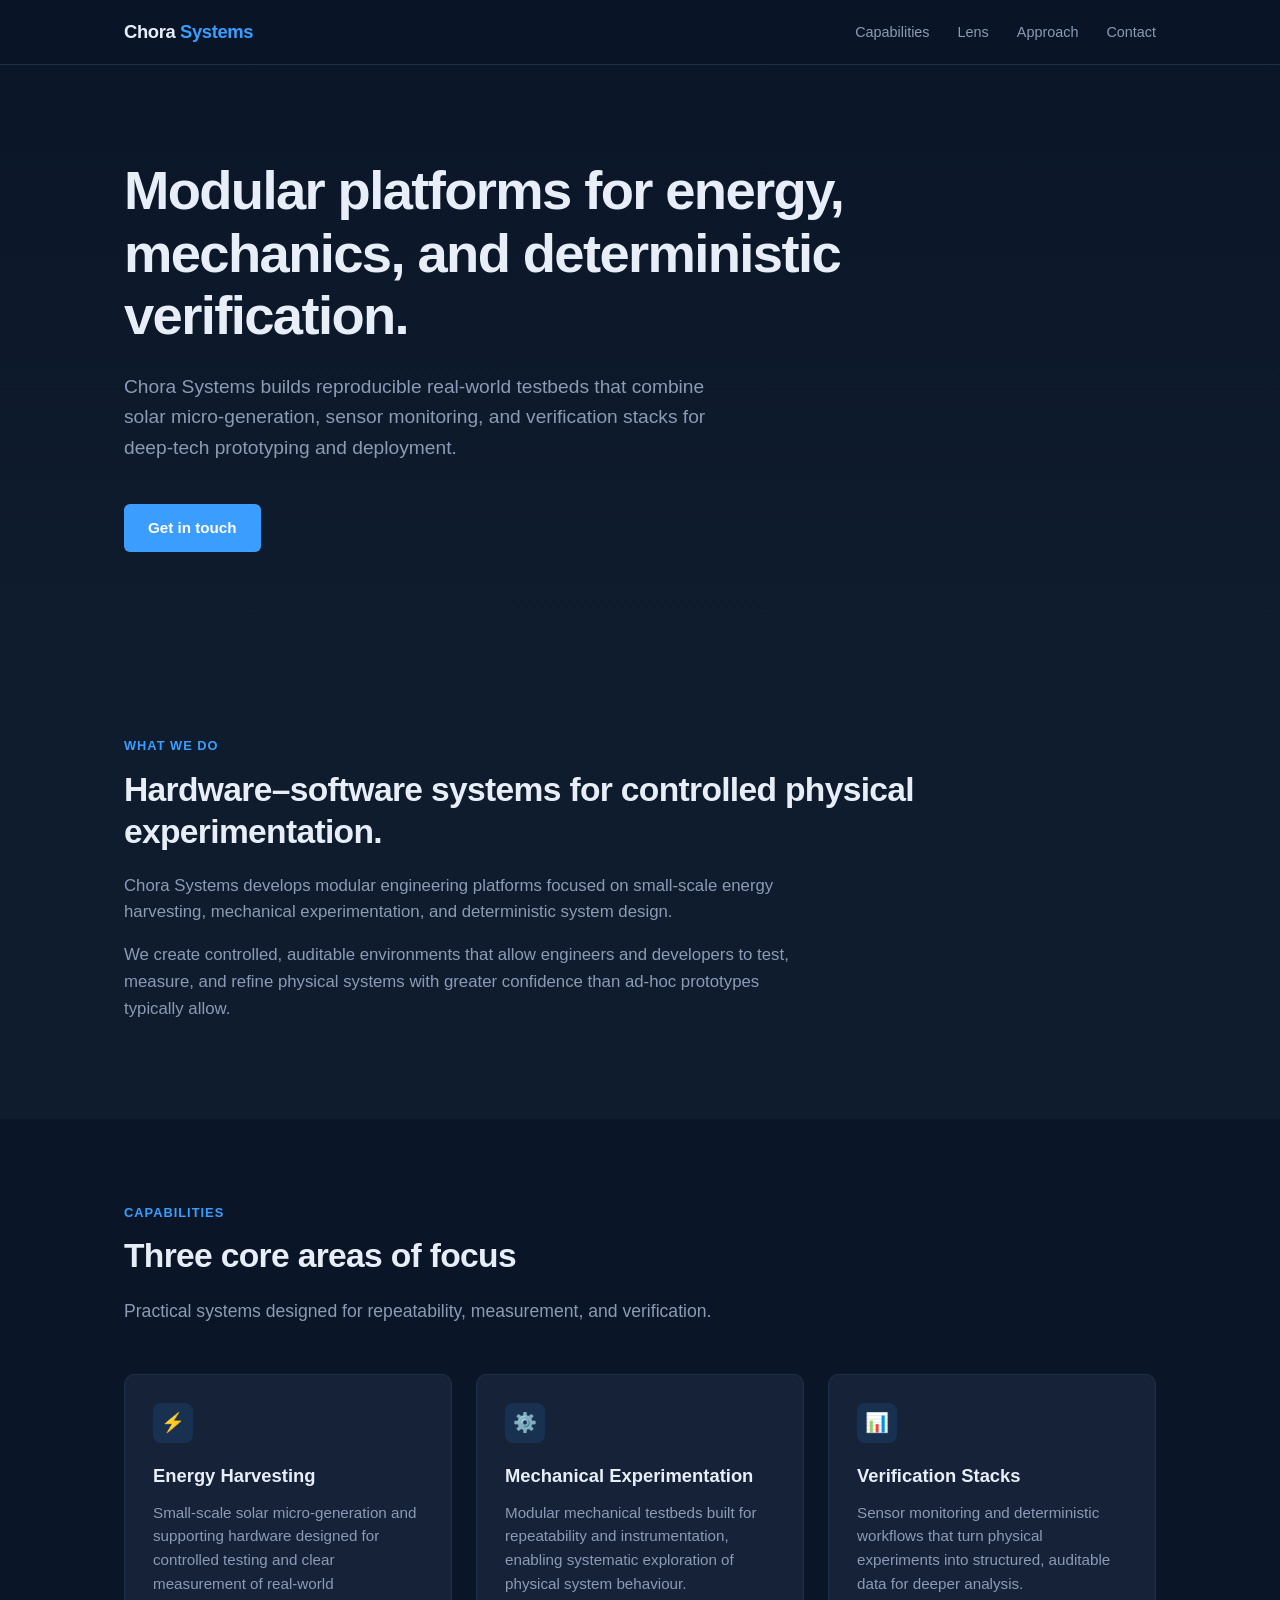
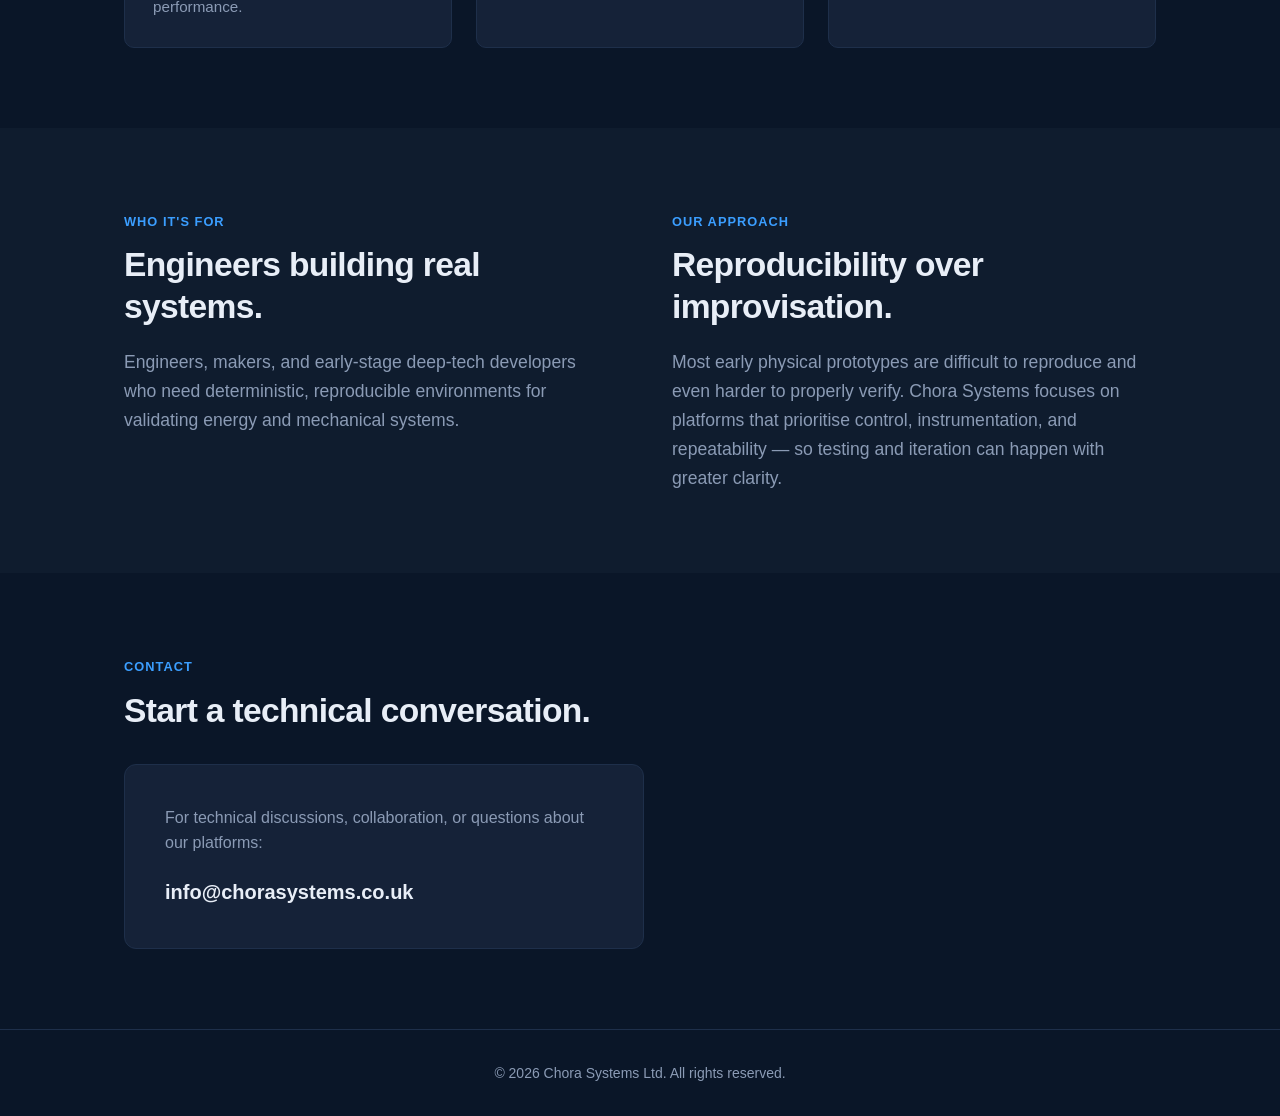
<file: index.html>
<!DOCTYPE html>
<html lang="en">
<head>
  <meta charset="UTF-8" />
  <meta name="viewport" content="width=device-width, initial-scale=1.0" />
  <title>Chora Systems | Modular Hardware–Software Engineering Platforms</title>
  <meta name="description" content="Chora Systems builds modular hardware–software platforms for small-scale energy harvesting, mechanical experimentation, and deterministic system design." />
  <meta name="theme-color" content="#0a1628" />
  <link rel="stylesheet" href="assets/styles.css" />
</head>
<body>

  <!-- Navigation -->
  <nav>
    <div class="container nav-inner">
      <a href="index.html" class="logo">Chora <span>Systems</span></a>
      <ul class="nav-links">
        <li><a href="#capabilities">Capabilities</a></li>
        <li><a href="lens.html">Lens</a></li>
        <li><a href="#approach">Approach</a></li>
        <li><a href="#contact">Contact</a></li>
      </ul>
    </div>
  </nav>

  <!-- Hero -->
  <header class="hero">
    <div class="container">
      <h1>Modular platforms for energy, mechanics, and deterministic verification.</h1>
      <p class="subhead">
        Chora Systems builds reproducible real-world testbeds that combine solar micro-generation, sensor monitoring, and verification stacks for deep-tech prototyping and deployment.
      </p>
      <a href="#contact" class="hero-cta">Get in touch</a>
    </div>
  </header>

  <!-- What We Do -->
  <section class="what-we-do" id="about">
    <div class="container">
      <div class="section-label">What we do</div>
      <h2>Hardware–software systems for controlled physical experimentation.</h2>
      <p>
        Chora Systems develops modular engineering platforms focused on small-scale energy harvesting, mechanical experimentation, and deterministic system design.
      </p>
      <p>
        We create controlled, auditable environments that allow engineers and developers to test, measure, and refine physical systems with greater confidence than ad-hoc prototypes typically allow.
      </p>
    </div>
  </section>

  <!-- Capabilities -->
  <section id="capabilities">
    <div class="container">
      <div class="section-label">Capabilities</div>
      <h2>Three core areas of focus</h2>
      <p class="lead">Practical systems designed for repeatability, measurement, and verification.</p>

      <div class="capabilities-grid">
        <div class="card">
          <div class="card-icon">⚡</div>
          <h3>Energy Harvesting</h3>
          <p>Small-scale solar micro-generation and supporting hardware designed for controlled testing and clear measurement of real-world performance.</p>
        </div>
        <div class="card">
          <div class="card-icon">⚙️</div>
          <h3>Mechanical Experimentation</h3>
          <p>Modular mechanical testbeds built for repeatability and instrumentation, enabling systematic exploration of physical system behaviour.</p>
        </div>
        <div class="card">
          <div class="card-icon">📊</div>
          <h3>Verification Stacks</h3>
          <p>Sensor monitoring and deterministic workflows that turn physical experiments into structured, auditable data for deeper analysis.</p>
        </div>
      </div>
    </div>
  </section>

  <!-- Who + Approach -->
  <section class="approach" id="approach">
    <div class="container two-col">
      <div>
        <div class="section-label">Who it's for</div>
        <h2>Engineers building real systems.</h2>
        <p class="lead" style="margin-top: 12px;">
          Engineers, makers, and early-stage deep-tech developers who need deterministic, reproducible environments for validating energy and mechanical systems.
        </p>
      </div>
      <div>
        <div class="section-label">Our approach</div>
        <h2>Reproducibility over improvisation.</h2>
        <p class="lead" style="margin-top: 12px;">
          Most early physical prototypes are difficult to reproduce and even harder to properly verify. Chora Systems focuses on platforms that prioritise control, instrumentation, and repeatability — so testing and iteration can happen with greater clarity.
        </p>
      </div>
    </div>
  </section>

  <!-- Contact -->
  <section id="contact">
    <div class="container">
      <div class="section-label">Contact</div>
      <h2>Start a technical conversation.</h2>
      <div class="contact-box" style="margin-top: 32px;">
        <p>For technical discussions, collaboration, or questions about our platforms:</p>
        <a href="mailto:info@chorasystems.co.uk" class="contact-email">info@chorasystems.co.uk</a>
      </div>
    </div>
  </section>

  <!-- Footer -->
  <footer>
    <div class="container">
      <p>© 2026 Chora Systems Ltd. All rights reserved.</p>
    </div>
  </footer>

</body>
</html>
</file>
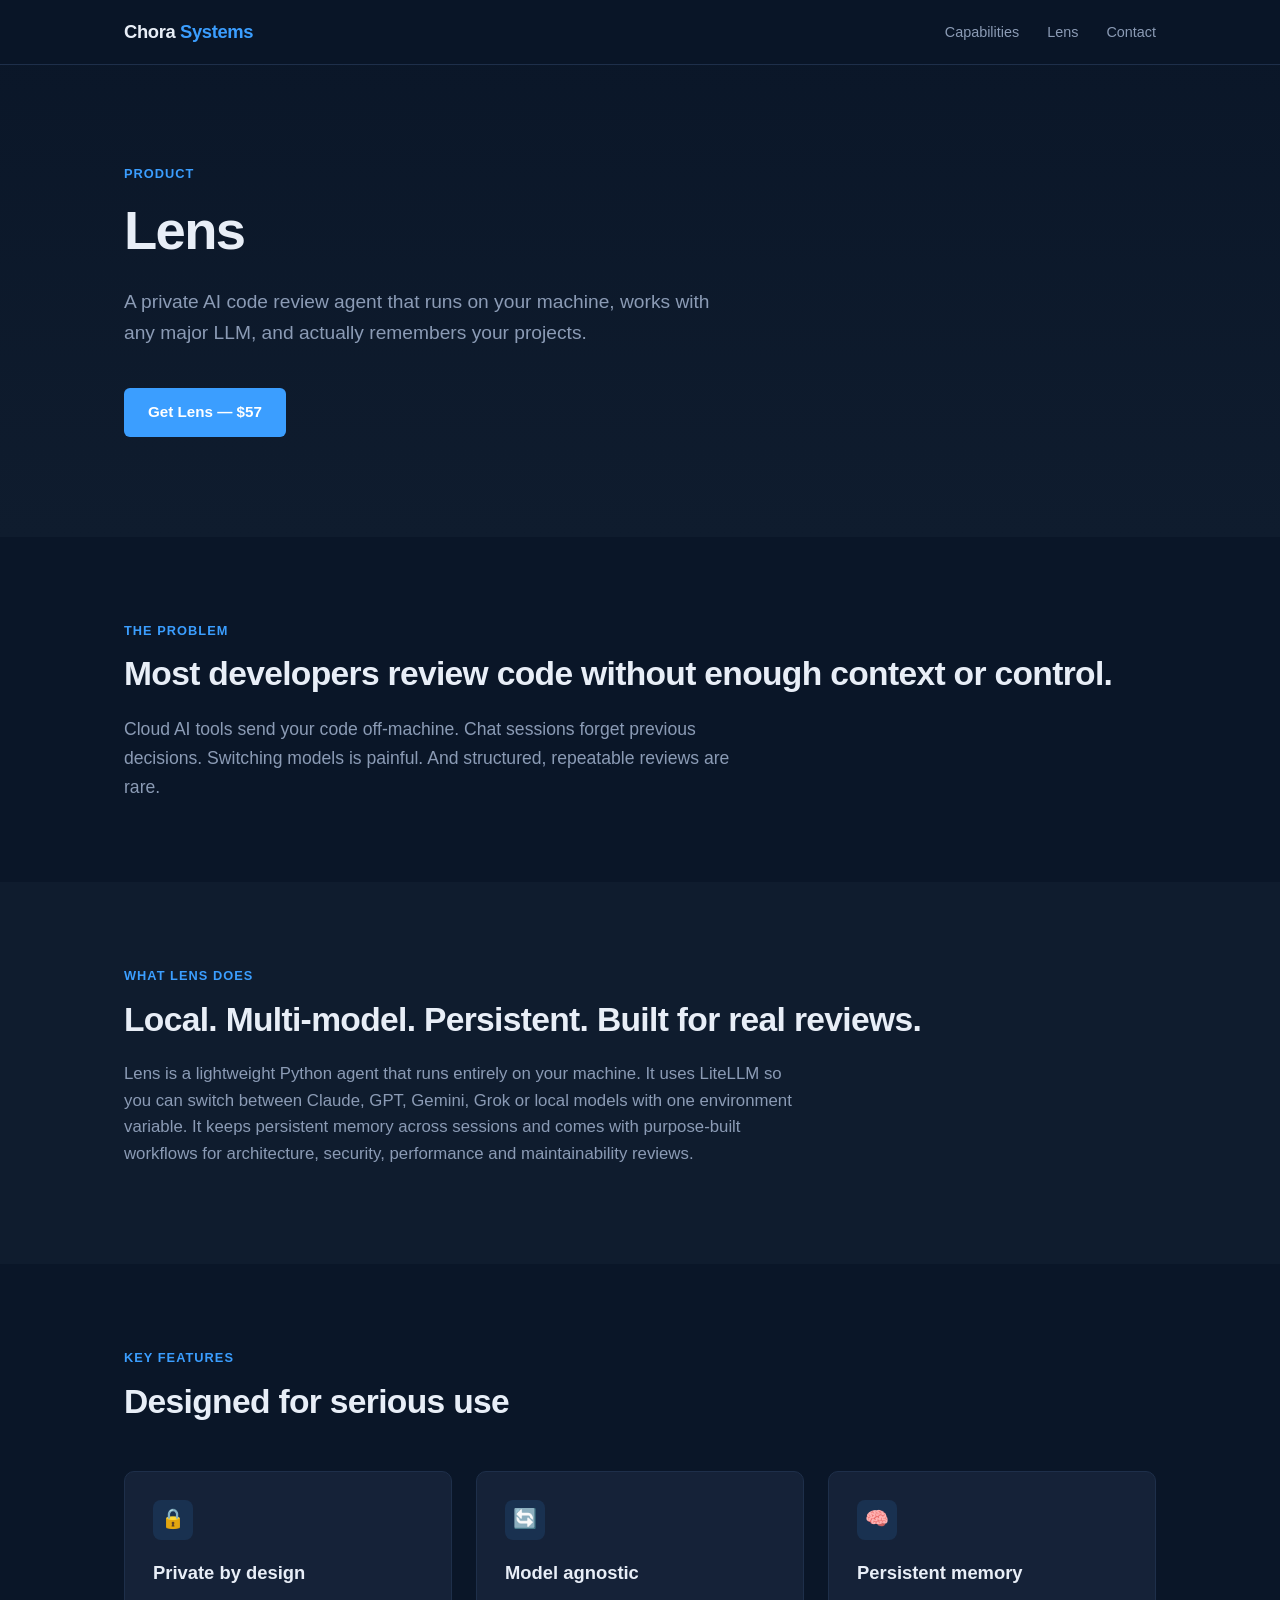
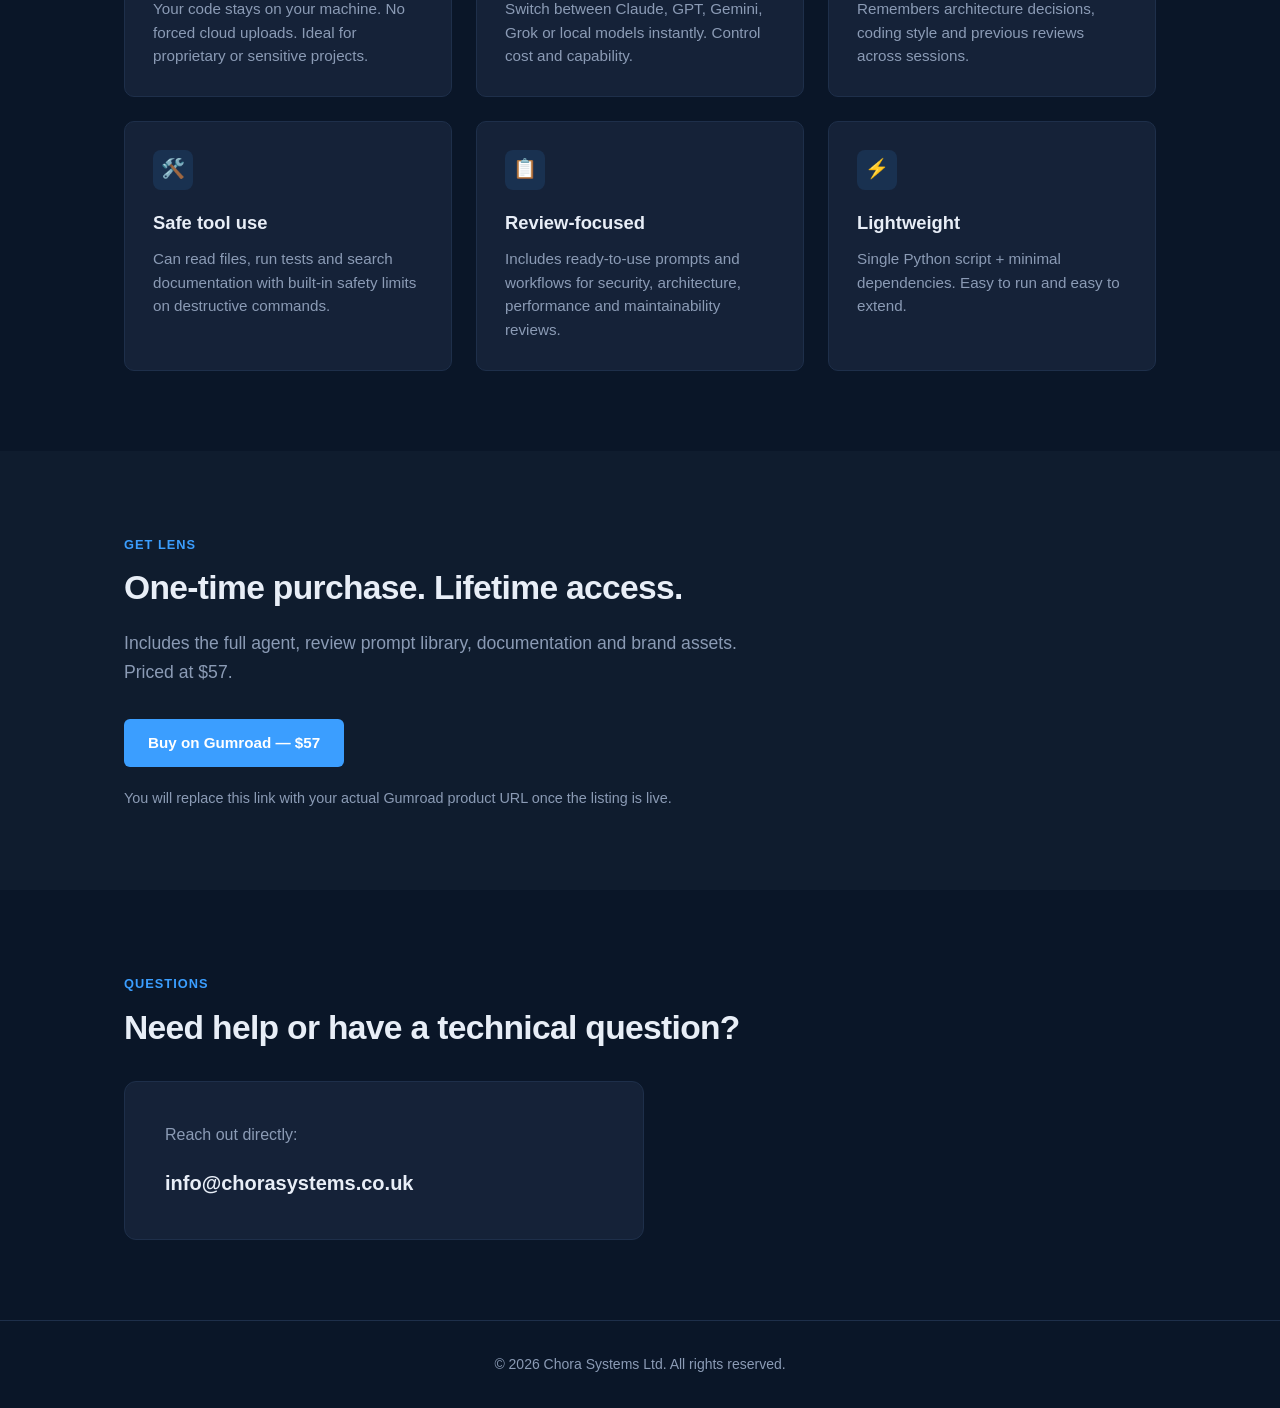
<file: lens.html>
<!DOCTYPE html>
<html lang="en">
<head>
  <meta charset="UTF-8" />
  <meta name="viewport" content="width=device-width, initial-scale=1.0" />
  <title>Lens | Private AI Code Review Agent — Chora Systems</title>
  <meta name="description" content="Lens is a private, multi-LLM code review agent that runs locally, remembers your projects, and helps you ship with greater confidence." />
  <meta name="theme-color" content="#0a1628" />
  <link rel="stylesheet" href="assets/styles.css" />
</head>
<body>

  <nav>
    <div class="container nav-inner">
      <a href="index.html" class="logo">Chora <span>Systems</span></a>
      <ul class="nav-links">
        <li><a href="index.html#capabilities">Capabilities</a></li>
        <li><a href="lens.html">Lens</a></li>
        <li><a href="index.html#contact">Contact</a></li>
      </ul>
    </div>
  </nav>

  <header class="hero">
    <div class="container">
      <div class="section-label" style="margin-bottom: 16px;">Product</div>
      <h1>Lens</h1>
      <p class="subhead">
        A private AI code review agent that runs on your machine, works with any major LLM, and actually remembers your projects.
      </p>
      <a href="#buy" class="hero-cta">Get Lens — $57</a>
    </div>
  </header>

  <section>
    <div class="container">
      <div class="section-label">The problem</div>
      <h2>Most developers review code without enough context or control.</h2>
      <p class="lead">
        Cloud AI tools send your code off-machine. Chat sessions forget previous decisions. Switching models is painful. And structured, repeatable reviews are rare.
      </p>
    </div>
  </section>

  <section class="what-we-do">
    <div class="container">
      <div class="section-label">What Lens does</div>
      <h2>Local. Multi-model. Persistent. Built for real reviews.</h2>
      <p>
        Lens is a lightweight Python agent that runs entirely on your machine. It uses LiteLLM so you can switch between Claude, GPT, Gemini, Grok or local models with one environment variable. It keeps persistent memory across sessions and comes with purpose-built workflows for architecture, security, performance and maintainability reviews.
      </p>
    </div>
  </section>

  <section id="features">
    <div class="container">
      <div class="section-label">Key features</div>
      <h2>Designed for serious use</h2>

      <div class="capabilities-grid">
        <div class="card">
          <div class="card-icon">🔒</div>
          <h3>Private by design</h3>
          <p>Your code stays on your machine. No forced cloud uploads. Ideal for proprietary or sensitive projects.</p>
        </div>
        <div class="card">
          <div class="card-icon">🔄</div>
          <h3>Model agnostic</h3>
          <p>Switch between Claude, GPT, Gemini, Grok or local models instantly. Control cost and capability.</p>
        </div>
        <div class="card">
          <div class="card-icon">🧠</div>
          <h3>Persistent memory</h3>
          <p>Remembers architecture decisions, coding style and previous reviews across sessions.</p>
        </div>
        <div class="card">
          <div class="card-icon">🛠️</div>
          <h3>Safe tool use</h3>
          <p>Can read files, run tests and search documentation with built-in safety limits on destructive commands.</p>
        </div>
        <div class="card">
          <div class="card-icon">📋</div>
          <h3>Review-focused</h3>
          <p>Includes ready-to-use prompts and workflows for security, architecture, performance and maintainability reviews.</p>
        </div>
        <div class="card">
          <div class="card-icon">⚡</div>
          <h3>Lightweight</h3>
          <p>Single Python script + minimal dependencies. Easy to run and easy to extend.</p>
        </div>
      </div>
    </div>
  </section>

  <section class="approach" id="buy">
    <div class="container">
      <div class="section-label">Get Lens</div>
      <h2>One-time purchase. Lifetime access.</h2>
      <p class="lead" style="margin-bottom: 32px;">
        Includes the full agent, review prompt library, documentation and brand assets. Priced at $57.
      </p>
      <a href="https://gumroad.com/" class="hero-cta" target="_blank" rel="noopener">Buy on Gumroad — $57</a>
      <p style="margin-top: 20px; color: var(--text-muted); font-size: 0.9rem;">
        You will replace this link with your actual Gumroad product URL once the listing is live.
      </p>
    </div>
  </section>

  <section id="contact">
    <div class="container">
      <div class="section-label">Questions</div>
      <h2>Need help or have a technical question?</h2>
      <div class="contact-box" style="margin-top: 32px;">
        <p>Reach out directly:</p>
        <a href="mailto:info@chorasystems.co.uk" class="contact-email">info@chorasystems.co.uk</a>
      </div>
    </div>
  </section>

  <footer>
    <div class="container">
      <p>© 2026 Chora Systems Ltd. All rights reserved.</p>
    </div>
  </footer>

</body>
</html>
</file>
<file: assets/styles.css>
:root {
  --bg: #0a1628;
  --bg-alt: #0f1c2e;
  --surface: #152238;
  --border: #1e2f4a;
  --text: #e8eef7;
  --text-muted: #8b9bb5;
  --accent: #3b9eff;
  --accent-soft: rgba(59, 158, 255, 0.12);
}

* {
  margin: 0;
  padding: 0;
  box-sizing: border-box;
}

html {
  scroll-behavior: smooth;
}

body {
  font-family: -apple-system, BlinkMacSystemFont, "Segoe UI", Roboto, "Helvetica Neue", Arial, sans-serif;
  background: var(--bg);
  color: var(--text);
  line-height: 1.6;
  font-size: 16px;
  -webkit-font-smoothing: antialiased;
}

a {
  color: var(--accent);
  text-decoration: none;
}

a:hover {
  text-decoration: underline;
}

.container {
  width: 100%;
  max-width: 1080px;
  margin: 0 auto;
  padding: 0 24px;
}

section {
  padding: 80px 0;
}

nav {
  position: fixed;
  top: 0;
  left: 0;
  right: 0;
  z-index: 100;
  background: rgba(10, 22, 40, 0.92);
  backdrop-filter: blur(12px);
  border-bottom: 1px solid var(--border);
}

.nav-inner {
  display: flex;
  align-items: center;
  justify-content: space-between;
  height: 64px;
}

.logo {
  font-weight: 600;
  font-size: 1.15rem;
  letter-spacing: -0.02em;
  color: var(--text);
}

.logo span {
  color: var(--accent);
}

.nav-links {
  display: flex;
  gap: 28px;
  list-style: none;
}

.nav-links a {
  color: var(--text-muted);
  font-size: 0.9rem;
  font-weight: 500;
  transition: color 0.2s;
}

.nav-links a:hover {
  color: var(--text);
  text-decoration: none;
}

.hero {
  padding: 160px 0 100px;
  background: linear-gradient(180deg, var(--bg) 0%, var(--bg-alt) 100%);
}

.hero h1 {
  font-size: clamp(2.2rem, 5vw, 3.4rem);
  font-weight: 700;
  line-height: 1.15;
  letter-spacing: -0.03em;
  max-width: 720px;
  margin-bottom: 24px;
}

.hero .subhead {
  font-size: 1.2rem;
  color: var(--text-muted);
  max-width: 620px;
  margin-bottom: 40px;
  line-height: 1.6;
}

.hero-cta {
  display: inline-flex;
  align-items: center;
  gap: 8px;
  background: var(--accent);
  color: #fff;
  padding: 12px 24px;
  border-radius: 6px;
  font-weight: 600;
  font-size: 0.95rem;
  transition: background 0.2s, transform 0.15s;
}

.hero-cta:hover {
  background: #2b8aef;
  text-decoration: none;
  transform: translateY(-1px);
}

.section-label {
  display: inline-block;
  font-size: 0.8rem;
  font-weight: 600;
  letter-spacing: 0.08em;
  text-transform: uppercase;
  color: var(--accent);
  margin-bottom: 12px;
}

h2 {
  font-size: clamp(1.6rem, 3vw, 2.1rem);
  font-weight: 650;
  letter-spacing: -0.02em;
  margin-bottom: 20px;
  line-height: 1.25;
}

.lead {
  font-size: 1.1rem;
  color: var(--text-muted);
  max-width: 640px;
  line-height: 1.65;
}

.what-we-do {
  background: var(--bg-alt);
}

.what-we-do p {
  color: var(--text-muted);
  max-width: 680px;
  margin-bottom: 16px;
  font-size: 1.05rem;
}

.capabilities-grid {
  display: grid;
  grid-template-columns: repeat(auto-fit, minmax(280px, 1fr));
  gap: 24px;
  margin-top: 48px;
}

.card {
  background: var(--surface);
  border: 1px solid var(--border);
  border-radius: 10px;
  padding: 28px;
  transition: border-color 0.2s;
}

.card:hover {
  border-color: #2a4060;
}

.card-icon {
  width: 40px;
  height: 40px;
  border-radius: 8px;
  background: var(--accent-soft);
  display: flex;
  align-items: center;
  justify-content: center;
  margin-bottom: 18px;
  font-size: 1.2rem;
}

.card h3 {
  font-size: 1.15rem;
  font-weight: 600;
  margin-bottom: 10px;
}

.card p {
  color: var(--text-muted);
  font-size: 0.95rem;
  line-height: 1.55;
}

.two-col {
  display: grid;
  grid-template-columns: 1fr 1fr;
  gap: 64px;
  align-items: start;
}
@media (max-width: 768px) {
  .nav-links {
    gap: 16px;
    font-size: 0.85rem;
  }

  section {
    padding: 60px 0;
  }

  .hero {
    padding: 120px 0 70px;
  }

  .two-col {
    grid-template-columns: 1fr;
    gap: 48px;
  }
}
#@media (max-width: 768px) {
  .two-col {
    grid-template-columns: 1fr;
    gap: 48px;
  }#

  #.nav-links {
    display: none;
  }#

  section {
    padding: 60px 0;
  }

  .hero {
    padding: 120px 0 70px;
  }
}

.approach {
  background: var(--bg-alt);
}

.contact-box {
  background: var(--surface);
  border: 1px solid var(--border);
  border-radius: 12px;
  padding: 40px;
  max-width: 520px;
}

.contact-box p {
  color: var(--text-muted);
  margin-bottom: 20px;
}

.contact-email {
  font-size: 1.25rem;
  font-weight: 600;
  color: var(--text);
}

.contact-email:hover {
  color: var(--accent);
  text-decoration: none;
}

footer {
  border-top: 1px solid var(--border);
  padding: 32px 0;
  text-align: center;
  color: var(--text-muted);
  font-size: 0.875rem;
}

footer a {
  color: var(--text-muted);
}
</file>
